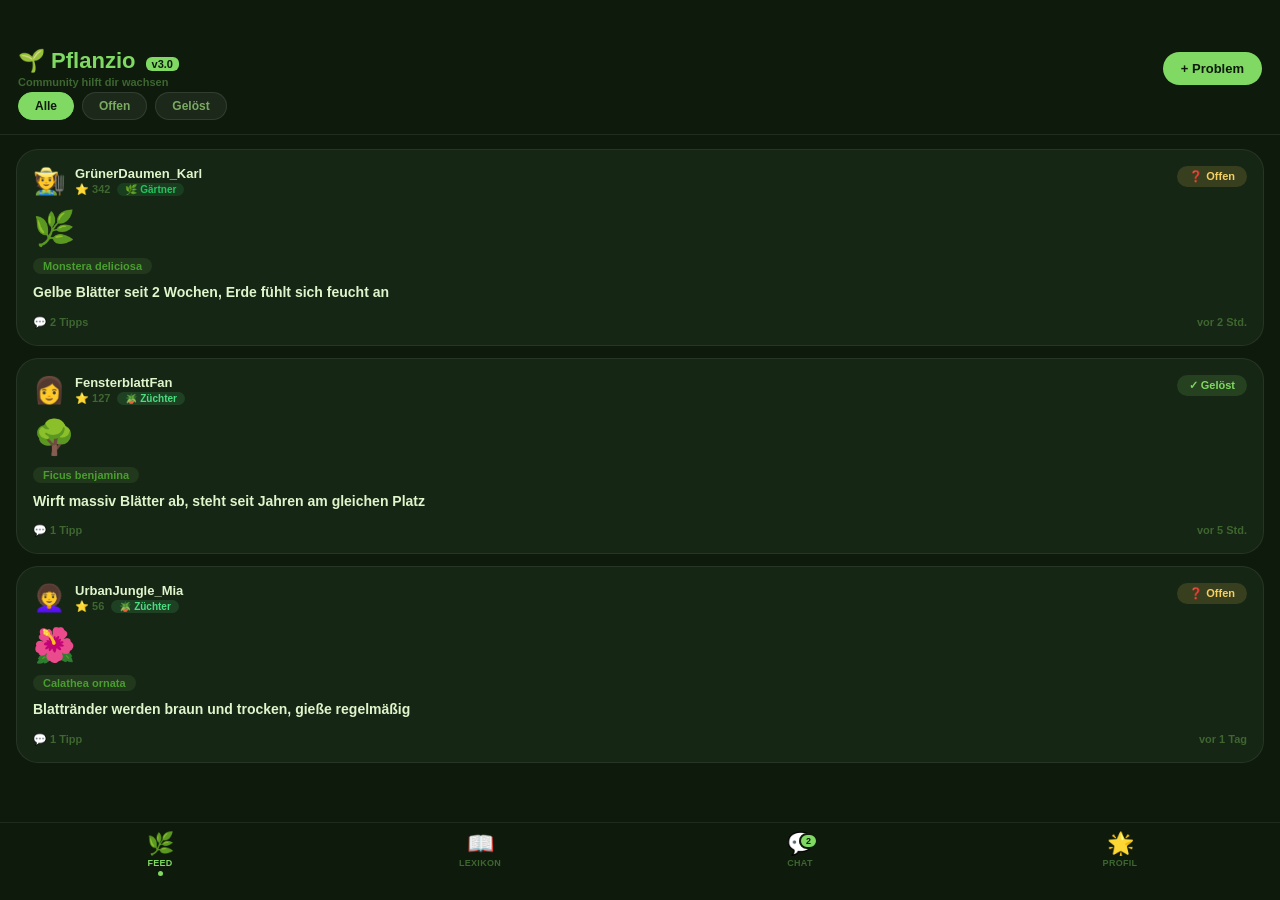
<file: index.html>
<!DOCTYPE html>
<html lang="de">
<head>
  <meta charset="UTF-8">
  <meta name="viewport" content="width=device-width, initial-scale=1.0, maximum-scale=1.0, user-scalable=no">
  <title>Pflanzio</title>
  <link rel="manifest" href="manifest.json">
  <meta name="theme-color" content="#0e1b0c">
  <meta name="apple-mobile-web-app-capable" content="yes">
  <meta name="apple-mobile-web-app-status-bar-style" content="black-translucent">
  <meta name="apple-mobile-web-app-title" content="Pflanzio">
  <link rel="stylesheet" href="style.css">
</head>
<body>
  <div id="screen"></div>
  <nav class="bnav" id="nav"></nav>
  <div class="toast" id="toast"></div>
  <script src="data.js"></script>
  <script src="app.js"></script>
</body>
</html>
</file>
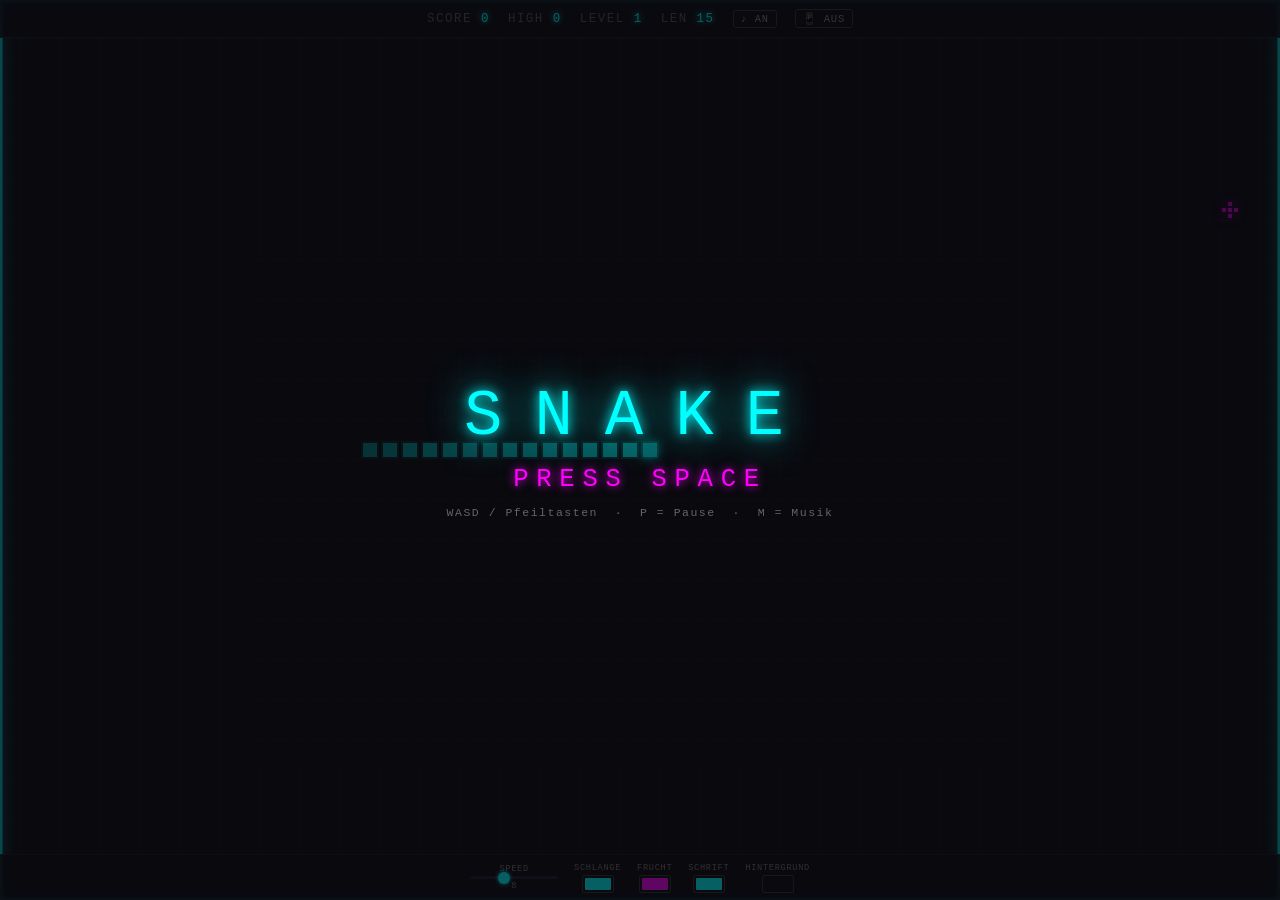
<file: snake/index.html>
<!DOCTYPE html>
<html lang="de">

<head>
  <meta charset="UTF-8">
  <meta name="viewport" content="width=device-width, initial-scale=1.0, user-scalable=no">
  <title>SNAKE</title>
  <style>
    :root {
      --accent: #00ffff;
      --bg: #0a0a0f;
    }

    * {
      margin: 0;
      padding: 0;
      box-sizing: border-box;
      -webkit-tap-highlight-color: transparent;
    }

    html,
    body {
      width: 100%;
      height: 100%;
      overflow: hidden;
      background: var(--bg);
      touch-action: none;
    }

    #canvas {
      position: fixed;
      top: 0;
      left: 0;
      display: block;
      image-rendering: pixelated;
    }

    /* ── HUD ────────────────────────────────────────────────────── */
    #hud {
      position: fixed;
      top: 0;
      left: 0;
      right: 0;
      z-index: 10;
      display: flex;
      justify-content: center;
      align-items: center;
      gap: 18px;
      height: 38px;
      padding: 0 16px;
      background: rgba(10, 10, 15, 0.88);
      border-bottom: 1px solid rgba(0, 255, 255, 0.12);
      font-family: 'Courier New', monospace;
      font-size: 0.78rem;
      letter-spacing: 0.12em;
      transition: opacity 0.35s ease, transform 0.35s ease;
    }

    #hud.chrome-hidden {
      opacity: 0;
      transform: translateY(-100%);
      pointer-events: none;
    }

    #hud label {
      color: #555;
    }

    #hud .val {
      color: var(--accent);
      text-shadow: 0 0 6px var(--accent);
    }

    #boostHud {
      display: none;
      align-items: center;
      gap: 5px;
    }

    #boostBar {
      width: 64px;
      height: 5px;
      background: #1a1a2e;
      border-radius: 3px;
      overflow: hidden;
    }

    #boostBarFill {
      height: 100%;
      background: #ffee00;
      box-shadow: 0 0 5px #ffee00;
      border-radius: 3px;
    }

    .hud-btn {
      font-family: 'Courier New', monospace;
      font-size: 0.65rem;
      letter-spacing: 0.08em;
      background: none;
      border: 1px solid #333;
      border-radius: 3px;
      padding: 2px 7px;
      color: #888;
      cursor: pointer;
    }

    .hud-btn:hover {
      color: var(--accent);
      border-color: var(--accent);
    }

    .hud-btn.active {
      color: var(--accent);
      border-color: var(--accent);
      text-shadow: 0 0 5px var(--accent);
    }

    /* ── Overlay ────────────────────────────────────────────────── */
    #overlay {
      position: fixed;
      inset: 0;
      z-index: 20;
      display: flex;
      flex-direction: column;
      align-items: center;
      justify-content: center;
      gap: 12px;
      pointer-events: none;
      background: rgba(10, 10, 15, 0.65);
      font-family: 'Courier New', monospace;
    }

    #overlayTitle {
      font-size: clamp(2rem, 7vw, 4rem);
      letter-spacing: 0.5em;
      color: var(--accent);
      text-shadow: 0 0 12px var(--accent), 0 0 40px var(--accent);
    }

    #msg {
      font-size: clamp(1rem, 4vw, 1.6rem);
      letter-spacing: 0.3em;
      color: #f0f;
      text-shadow: 0 0 10px #f0f;
    }

    #sub {
      font-size: 0.72rem;
      color: #666;
      letter-spacing: 0.13em;
      text-align: center;
      padding: 0 16px;
    }

    /* ── Joystick ───────────────────────────────────────────────── */
    #joystick {
      position: fixed;
      z-index: 15;
      display: none;
      /* shown when mobileMode */
      align-items: center;
      justify-content: center;
    }

    #joy-base {
      position: relative;
      width: 140px;
      height: 140px;
      border-radius: 50%;
      background: rgba(0, 255, 255, 0.04);
      border: 2px solid rgba(0, 255, 255, 0.25);
      box-shadow: 0 0 18px rgba(0, 255, 255, 0.08);
    }

    #joy-thumb {
      position: absolute;
      width: 52px;
      height: 52px;
      border-radius: 50%;
      background: radial-gradient(circle at 40% 35%, rgba(0, 255, 255, 0.6), rgba(0, 255, 255, 0.15));
      border: 2px solid rgba(0, 255, 255, 0.8);
      box-shadow: 0 0 14px rgba(0, 255, 255, 0.5), inset 0 0 8px rgba(0, 255, 255, 0.2);
      top: 50%;
      left: 50%;
      transform: translate(-50%, -50%);
      pointer-events: none;
    }

    /* faint cardinal hints */
    .joy-hint {
      position: absolute;
      color: rgba(0, 255, 255, 0.25);
      font-size: 0.7rem;
      line-height: 1;
      pointer-events: none;
      user-select: none;
    }

    .joy-n {
      top: 6px;
      left: 50%;
      transform: translateX(-50%);
    }

    .joy-s {
      bottom: 6px;
      left: 50%;
      transform: translateX(-50%);
    }

    .joy-w {
      left: 6px;
      top: 50%;
      transform: translateY(-50%);
    }

    .joy-e {
      right: 6px;
      top: 50%;
      transform: translateY(-50%);
    }

    /* ── Controls bar ───────────────────────────────────────────── */
    #controls {
      position: fixed;
      bottom: 0;
      left: 0;
      right: 0;
      z-index: 10;
      display: flex;
      justify-content: center;
      align-items: center;
      gap: 16px;
      height: 46px;
      padding: 0 12px;
      background: rgba(10, 10, 15, 0.88);
      border-top: 1px solid rgba(0, 255, 255, 0.08);
      flex-wrap: wrap;
      font-family: 'Courier New', monospace;
      transition: opacity 0.35s ease, transform 0.35s ease;
    }

    #controls.chrome-hidden {
      opacity: 0;
      transform: translateY(100%);
      pointer-events: none;
    }

    .ctrl {
      display: flex;
      flex-direction: column;
      align-items: center;
      gap: 2px;
      font-size: 0.54rem;
      color: #777;
      letter-spacing: 0.08em;
      text-transform: uppercase;
    }

    .ctrl input[type=range] {
      -webkit-appearance: none;
      appearance: none;
      width: 88px;
      height: 3px;
      background: #1a1a2e;
      border-radius: 2px;
      outline: none;
    }

    .ctrl input[type=range]::-webkit-slider-thumb {
      -webkit-appearance: none;
      appearance: none;
      width: 12px;
      height: 12px;
      background: var(--accent);
      border-radius: 50%;
      box-shadow: 0 0 4px var(--accent);
      cursor: pointer;
    }

    .ctrl input[type=color] {
      -webkit-appearance: none;
      appearance: none;
      width: 32px;
      height: 18px;
      border: 1px solid #333;
      background: none;
      cursor: pointer;
      padding: 0;
      border-radius: 2px;
    }

    .ctrl input[type=color]::-webkit-color-swatch-wrapper {
      padding: 2px;
    }

    .ctrl input[type=color]::-webkit-color-swatch {
      border: none;
      border-radius: 1px;
    }
  </style>
</head>

<body>

  <canvas id="canvas"></canvas>

  <div id="hud">
    <div><label>SCORE </label><span class="val" id="scoreEl">0</span></div>
    <div><label>HIGH </label><span class="val" id="highEl">0</span></div>
    <div><label>LEVEL </label><span class="val" id="levelEl">1</span></div>
    <div><label>LEN </label><span class="val" id="lenEl">0</span></div>
    <div id="boostHud">
      <label>BOOST </label>
      <div id="boostBar">
        <div id="boostBarFill" style="width:100%"></div>
      </div>
    </div>
    <button class="hud-btn" id="muteBtn">♪ AN</button>
    <button class="hud-btn" id="mobileBtn">📱 AUS</button>
  </div>

  <div id="overlay">
    <div id="overlayTitle">SNAKE</div>
    <div id="msg">PRESS SPACE</div>
    <div id="sub" style="text-align:center">WASD / Pfeiltasten &nbsp;·&nbsp; P = Pause &nbsp;·&nbsp; M = Musik</div>
  </div>

  <!-- Virtual joystick -->
  <div id="joystick">
    <div id="joy-base">
      <div id="joy-thumb"></div>
      <span class="joy-hint joy-n">▲</span>
      <span class="joy-hint joy-s">▼</span>
      <span class="joy-hint joy-w">◄</span>
      <span class="joy-hint joy-e">►</span>
    </div>
  </div>

  <div id="controls">
    <div class="ctrl">
      <label>Speed</label>
      <input type="range" id="speedCtrl" min="1" max="20" value="8">
      <span id="speedVal">8</span>
    </div>
    <div class="ctrl"><label>Schlange</label><input type="color" id="snakeColor" value="#00ffff"></div>
    <div class="ctrl"><label>Frucht</label><input type="color" id="fruitColor" value="#ff00ff"></div>
    <div class="ctrl"><label>Schrift</label><input type="color" id="fontColor" value="#00ffff"></div>
    <div class="ctrl"><label>Hintergrund</label><input type="color" id="bgColor" value="#0a0a0f"></div>
  </div>

  <script>
    // ── canvas (always full screen) ───────────────────────────────────────────
    const canvas = document.getElementById('canvas');
    const ctx = canvas.getContext('2d');
    const CELL = 20;
    const COLS = Math.floor(window.innerWidth / CELL);
    const ROWS = Math.floor(window.innerHeight / CELL);
    canvas.width = COLS * CELL;
    canvas.height = ROWS * CELL;
    canvas.style.left = ((window.innerWidth - canvas.width) / 2) + 'px';
    canvas.style.top = ((window.innerHeight - canvas.height) / 2) + 'px';

    // ── audio ─────────────────────────────────────────────────────────────────
    let audioCtx = null, masterGain = null, muted = false;

    function getAC() {
      if (!audioCtx) {
        audioCtx = new AudioContext();
        masterGain = audioCtx.createGain();
        masterGain.gain.value = 0.7;
        masterGain.connect(audioCtx.destination);
      }
      if (audioCtx.state === 'suspended') audioCtx.resume();
      return audioCtx;
    }

    function tone(freq, type, vol, dur, at) {
      const a = getAC(), t = at ?? a.currentTime;
      const o = a.createOscillator(), g = a.createGain();
      o.connect(g); g.connect(masterGain);
      o.type = type; o.frequency.value = freq;
      g.gain.setValueAtTime(vol, t);
      g.gain.exponentialRampToValueAtTime(0.001, t + dur);
      o.start(t); o.stop(t + dur + 0.01);
    }
    function sweep(f0, f1, type, vol, dur, at) {
      const a = getAC(), t = at ?? a.currentTime;
      const o = a.createOscillator(), g = a.createGain();
      o.connect(g); g.connect(masterGain);
      o.type = type;
      o.frequency.setValueAtTime(f0, t);
      o.frequency.exponentialRampToValueAtTime(f1, t + dur * 0.9);
      g.gain.setValueAtTime(vol, t);
      g.gain.exponentialRampToValueAtTime(0.001, t + dur);
      o.start(t); o.stop(t + dur + 0.01);
    }

    const playEat = () => { const t = getAC().currentTime; sweep(700, 150, 'square', 0.35, 0.07, t); sweep(500, 100, 'square', 0.22, 0.07, t + 0.055); };
    const playDeath = () => { const t = getAC().currentTime;[330, 262, 220, 147].forEach((f, i) => tone(f, 'sawtooth', 0.28, 0.2, t + i * 0.2)); };
    const playLevel = () => { const t = getAC().currentTime;[262, 330, 392, 523].forEach((f, i) => tone(f, 'square', 0.2, 0.12, t + i * 0.1)); };
    const playBoost = () => { const t = getAC().currentTime;[440, 550, 660, 880].forEach((f, i) => tone(f, 'triangle', 0.25, 0.1, t + i * 0.07)); };
    const playBreak = () => sweep(400, 60, 'sawtooth', 0.3, 0.12);

    function toggleMute() {
      muted = !muted;
      if (masterGain) masterGain.gain.value = muted ? 0 : 0.7;
      document.getElementById('muteBtn').textContent = muted ? '♪ AUS' : '♪ AN';
    }

    // ── music ─────────────────────────────────────────────────────────────────
    const STP = 60 / 130 / 2;
    const C3 = 130.81, Eb3 = 155.56, F3 = 174.61, G3 = 196, Bb3 = 233.08;
    const C4 = 261.63, Eb4 = 311.13, F4 = 349.23, G4 = 392, Bb4 = 466.16, C5 = 523.25;
    const BASS = [C3, 0, G3, 0, Bb3, 0, F3, 0, C3, 0, Eb3, 0, F3, 0, G3, 0];
    const LEAD = [0, C4, 0, Eb4, G4, 0, Bb4, 0, 0, G4, 0, F4, Eb4, 0, F4, C5];
    let musicId = null, musicStep = 0, nextBeat = 0;

    function scheduleMusicNotes() {
      if (!audioCtx) return;
      const a = getAC();
      while (nextBeat < a.currentTime + 0.3) {
        const s = musicStep % 16;
        if (BASS[s]) tone(BASS[s], 'triangle', 0.08, STP * 1.7, nextBeat);
        if (LEAD[s]) tone(LEAD[s], 'square', 0.04, STP * 0.7, nextBeat);
        nextBeat += STP; musicStep++;
      }
    }
    function startMusic() { if (musicId) return; nextBeat = getAC().currentTime + 0.05; musicId = setInterval(scheduleMusicNotes, 40); }
    function stopMusic() { clearInterval(musicId); musicId = null; }

    // ── colors / settings ─────────────────────────────────────────────────────
    let snakeHex = '#00ffff', fruitHex = '#ff00ff', accentHex = '#00ffff', bgHex = '#0a0a0f', baseSpeed = 8;

    function setAccent(h) { accentHex = h; document.documentElement.style.setProperty('--accent', h); }
    function setBg(h) { bgHex = h; document.documentElement.style.setProperty('--bg', h); }

    document.getElementById('snakeColor').addEventListener('input', e => snakeHex = e.target.value);
    document.getElementById('fruitColor').addEventListener('input', e => fruitHex = e.target.value);
    document.getElementById('fontColor').addEventListener('input', e => setAccent(e.target.value));
    document.getElementById('bgColor').addEventListener('input', e => setBg(e.target.value));
    document.getElementById('muteBtn').addEventListener('click', toggleMute);
    document.getElementById('speedCtrl').addEventListener('input', e => {
      baseSpeed = +e.target.value;
      document.getElementById('speedVal').textContent = baseSpeed;
      if (running) restartLoop();
    });

    // ── mobile toggle ─────────────────────────────────────────────────────────
    let mobileMode = (navigator.maxTouchPoints > 1 || window.innerWidth < 900);

    function applyMobileMode() {
      const btn = document.getElementById('mobileBtn');
      const joystick = document.getElementById('joystick');
      const sub = document.getElementById('sub');
      if (mobileMode) {
        joystick.style.display = 'flex';
        btn.textContent = '📱 AN';
        btn.classList.add('active');
        sub.innerHTML = 'Joystick oder Wischen &nbsp;·&nbsp; M = Musik';
        positionJoystick();
      } else {
        joystick.style.display = 'none';
        btn.textContent = '📱 AUS';
        btn.classList.remove('active');
        sub.innerHTML = 'WASD / Pfeiltasten &nbsp;·&nbsp; P = Pause &nbsp;·&nbsp; M = Musik';
      }
    }

    function positionJoystick() {
      const el = document.getElementById('joystick');
      const ctH = 46; // controls bar height
      const jsH = 140;
      el.style.bottom = (ctH + 16) + 'px';
      el.style.left = '50%';
      el.style.transform = 'translateX(-50%)';
      el.style.width = jsH + 'px';
      el.style.height = jsH + 'px';
    }

    document.getElementById('mobileBtn').addEventListener('click', () => {
      mobileMode = !mobileMode;
      applyMobileMode();
    });

    // ── game state ────────────────────────────────────────────────────────────
    function effectiveSpeed() { return Math.min(20, baseSpeed + (level - 1)); }
    function restartLoop() { clearInterval(loopId); loopId = setInterval(tick, 1000 / effectiveSpeed()); }

    let snake, dir, nextDir, fruit, walls, movingWalls, boostItem;
    let score, level, highScore = 0, running = false, paused = false;
    let boostActive = false, boostEndTime = 0;
    let wallMoveCounter = 0, levelFlashTime = -Infinity;
    let loopId;

    function rnd(n) { return Math.floor(Math.random() * n); }
    function hexRgb(h) { return `${parseInt(h.slice(1, 3), 16)},${parseInt(h.slice(3, 5), 16)},${parseInt(h.slice(5, 7), 16)}`; }

    function buildOcc({ includeFruit = true, includeBoost = true } = {}) {
      const s = new Set();
      snake.forEach(c => s.add(`${c.x},${c.y}`));
      walls.forEach(c => s.add(`${c.x},${c.y}`));
      movingWalls.forEach(g => g.cells.forEach(c => s.add(`${c.x},${c.y}`)));
      if (includeFruit && fruit) s.add(`${fruit.x},${fruit.y}`);
      if (includeBoost && boostItem) s.add(`${boostItem.x},${boostItem.y}`);
      return s;
    }
    function freeCell(occ) {
      for (let i = 0; i < 2000; i++) { const c = { x: rnd(COLS), y: rnd(ROWS) }; if (!occ.has(`${c.x},${c.y}`)) return c; }
      for (let y = 0; y < ROWS; y++)for (let x = 0; x < COLS; x++)if (!occ.has(`${x},${y}`)) return { x, y };
      return null;
    }
    function spawnFruit() { const c = freeCell(buildOcc({ includeFruit: false, includeBoost: true })); if (c) fruit = c; }
    function spawnBoostItem() { const c = freeCell(buildOcc({ includeFruit: true, includeBoost: false })); if (c) boostItem = c; }
    function spawnSegment(len, margin = 1, moving = false) {
      const horiz = Math.random() < 0.5, occ = buildOcc();
      for (let a = 0; a < 80; a++) {
        const sx = margin + rnd(COLS - margin * 2 - (horiz ? len - 1 : 0));
        const sy = margin + rnd(ROWS - margin * 2 - (horiz ? 0 : len - 1));
        const cells = Array.from({ length: len }, (_, i) => ({ x: sx + (horiz ? i : 0), y: sy + (horiz ? 0 : i) }));
        if (cells.every(c => !occ.has(`${c.x},${c.y}`))) {
          if (moving) return { cells, axis: horiz ? 'h' : 'v', dir: Math.random() < 0.5 ? 1 : -1 };
          return cells;
        }
      }
      return moving ? null : [];
    }

    function init() {
      const sx = Math.floor(COLS / 2), sy = Math.floor(ROWS / 2);
      snake = Array.from({ length: 15 }, (_, i) => ({ x: sx - i, y: sy }));
      dir = nextDir = { x: 1, y: 0 };
      walls = []; movingWalls = []; boostItem = null; fruit = null;
      score = 0; level = 1; boostActive = false; boostEndTime = 0;
      wallMoveCounter = 0; levelFlashTime = -Infinity;
      spawnFruit(); updateHud();
    }

    // ── tick ──────────────────────────────────────────────────────────────────
    function tick() {
      if (boostActive && Date.now() > boostEndTime) boostActive = false;

      wallMoveCounter++;
      const me = Math.max(2, 6 - Math.floor(level / 2));
      if (wallMoveCounter >= me) { wallMoveCounter = 0; stepMovingWalls(); if (!running) return; }

      dir = nextDir;
      const head = { x: snake[0].x + dir.x, y: snake[0].y + dir.y };

      if (head.x < 0 || head.x >= COLS || head.y < 0 || head.y >= ROWS) { die(); return; }
      if (snake.slice(0, -1).some(s => s.x === head.x && s.y === head.y)) { die(); return; }

      const wi = walls.findIndex(w => w.x === head.x && w.y === head.y);
      if (wi !== -1) { if (boostActive) { walls.splice(wi, 1); playBreak(); } else { die(); return; } }

      for (const g of movingWalls) {
        const ci = g.cells.findIndex(c => c.x === head.x && c.y === head.y);
        if (ci !== -1) { if (boostActive) { g.cells.splice(ci, 1); playBreak(); } else { die(); return; } }
      }
      movingWalls = movingWalls.filter(g => g.cells.length > 0);

      snake.unshift(head);

      if (boostItem && head.x === boostItem.x && head.y === boostItem.y) {
        boostItem = null; boostActive = true; boostEndTime = Date.now() + 5000; playBoost();
      }

      if (head.x === fruit.x && head.y === fruit.y) {
        score++; if (score > highScore) highScore = score;
        playEat(); spawnFruit();
        const we = Math.max(1, 4 - Math.floor(level / 2));
        if (score % we === 0) { const seg = spawnSegment(2 + rnd(2)); walls.push(...seg); }
        if (score % 8 === 0 && !boostItem) spawnBoostItem();
        checkLevelUp();
      } else { snake.pop(); }

      updateHud(); draw();
    }

    function stepMovingWalls() {
      const ss = new Set(walls.map(w => `${w.x},${w.y}`));
      for (const g of movingWalls) {
        const dx = g.axis === 'h' ? g.dir : 0, dy = g.axis === 'v' ? g.dir : 0;
        const next = g.cells.map(c => ({ x: c.x + dx, y: c.y + dy }));
        const other = new Set(movingWalls.filter(x => x !== g).flatMap(x => x.cells).map(c => `${c.x},${c.y}`));
        const blocked = next.some(c => c.x < 0 || c.x >= COLS || c.y < 0 || c.y >= ROWS || ss.has(`${c.x},${c.y}`) || other.has(`${c.x},${c.y}`));
        if (blocked) { g.dir *= -1; continue; }
        const snakeSet = new Set(snake.map(s => `${s.x},${s.y}`));
        const hits = next.filter(c => snakeSet.has(`${c.x},${c.y}`));
        if (hits.length) {
          if (boostActive) { g.cells = next.filter(c => !snakeSet.has(`${c.x},${c.y}`)); playBreak(); }
          else { die(); return; }
        } else { g.cells = next; }
      }
      movingWalls = movingWalls.filter(g => g.cells.length > 0);
    }

    function checkLevelUp() {
      const nl = Math.floor(score / 5) + 1; if (nl <= level) return;
      level = nl; restartLoop();
      if (movingWalls.length < 6) { const g = spawnSegment(2 + rnd(2), 2, true); if (g) movingWalls.push(g); }
      levelFlashTime = Date.now(); playLevel();
    }

    function die() {
      running = false; paused = false; clearInterval(loopId); stopMusic(); playDeath();
      if (score > highScore) highScore = score;
      updateHud();
      showOverlay('GAME OVER', `Score: ${score} &nbsp;·&nbsp; SPACE zum Neustart &nbsp;·&nbsp; P = Pause`);
    }
    function start() { init(); running = true; paused = false; restartLoop(); startMusic(); hideOverlay(); draw(); }

    function togglePause() {
      if (!running) return;
      paused = !paused;
      if (paused) {
        clearInterval(loopId);
        stopMusic();
        drawPauseOverlay();
      } else {
        restartLoop();
        startMusic();
        draw();
      }
    }

    function drawPauseOverlay() {
      ctx.save();
      ctx.fillStyle = 'rgba(0,0,0,0.55)';
      ctx.fillRect(0, 0, canvas.width, canvas.height);
      ctx.textAlign = 'center'; ctx.textBaseline = 'middle';
      ctx.font = `bold ${CELL * 3}px "Courier New",monospace`;
      ctx.fillStyle = accentHex; ctx.shadowColor = accentHex; ctx.shadowBlur = 24;
      ctx.fillText('PAUSED', canvas.width / 2, canvas.height / 2);
      ctx.font = `${CELL}px "Courier New",monospace`;
      ctx.fillStyle = '#555'; ctx.shadowBlur = 0;
      ctx.fillText('P · Weiter', canvas.width / 2, canvas.height / 2 + CELL * 3.2);
      ctx.restore();
    }

    function updateHud() {
      document.getElementById('scoreEl').textContent = score ?? 0;
      document.getElementById('highEl').textContent = highScore;
      document.getElementById('levelEl').textContent = level ?? 1;
      document.getElementById('lenEl').textContent = snake ? snake.length : 0;
    }
    function updateBoostBar() {
      const h = document.getElementById('boostHud');
      if (boostActive) {
        h.style.display = 'flex';
        document.getElementById('boostBarFill').style.width = Math.max(0, (boostEndTime - Date.now()) / 5000) * 100 + '%';
      } else { h.style.display = 'none'; }
    }
    function showChrome() {
      document.getElementById('hud').classList.remove('chrome-hidden');
      document.getElementById('controls').classList.remove('chrome-hidden');
    }
    function hideChrome() {
      document.getElementById('hud').classList.add('chrome-hidden');
      document.getElementById('controls').classList.add('chrome-hidden');
    }
    function showOverlay(msg, sub) {
      document.getElementById('msg').innerHTML = msg;
      document.getElementById('sub').innerHTML = sub;
      document.getElementById('overlay').style.display = 'flex';
      showChrome();
    }
    function hideOverlay() { document.getElementById('overlay').style.display = 'none'; hideChrome(); }

    // ── drawing ───────────────────────────────────────────────────────────────
    function draw() {
      ctx.fillStyle = bgHex; ctx.fillRect(0, 0, canvas.width, canvas.height);
      drawGrid(); drawBorder(); drawWalls(); drawMovingWalls(); drawBoostItem(); drawFruit(); drawSnake(); drawLevelFlash();
    }
    function drawBorder() {
      const rgb = hexRgb(accentHex);
      ctx.strokeStyle = `rgba(${rgb},0.7)`;
      ctx.lineWidth = 3;
      ctx.shadowColor = accentHex;
      ctx.shadowBlur = 14;
      ctx.strokeRect(1, 1, canvas.width - 2, canvas.height - 2);
      ctx.shadowBlur = 0;
    }
    function drawGrid() {
      ctx.strokeStyle = '#ffffff06'; ctx.lineWidth = 1;
      for (let x = 0; x <= COLS; x++) { ctx.beginPath(); ctx.moveTo(x * CELL, 0); ctx.lineTo(x * CELL, canvas.height); ctx.stroke(); }
      for (let y = 0; y <= ROWS; y++) { ctx.beginPath(); ctx.moveTo(0, y * CELL); ctx.lineTo(canvas.width, y * CELL); ctx.stroke(); }
    }
    function block(x, y, color, glow, alpha = 1) {
      const px = x * CELL, py = y * CELL, rgb = hexRgb(color);
      if (glow > 0) { ctx.shadowColor = `rgba(${rgb},${alpha})`; ctx.shadowBlur = glow; }
      ctx.fillStyle = `rgba(${rgb},${alpha * 0.2})`; ctx.fillRect(px + 1, py + 1, CELL - 2, CELL - 2);
      ctx.fillStyle = `rgba(${rgb},${alpha})`; ctx.fillRect(px + 3, py + 3, CELL - 6, CELL - 6);
      ctx.shadowBlur = 0;
    }
    function drawWalls() {
      walls.forEach(w => {
        block(w.x, w.y, '#ff6600', 8, 0.9);
        const px = w.x * CELL, py = w.y * CELL;
        ctx.strokeStyle = 'rgba(255,100,0,0.4)'; ctx.lineWidth = 1;
        ctx.beginPath(); ctx.moveTo(px + 3, py + 3); ctx.lineTo(px + CELL - 3, py + CELL - 3); ctx.stroke();
        ctx.beginPath(); ctx.moveTo(px + CELL - 3, py + 3); ctx.lineTo(px + 3, py + CELL - 3); ctx.stroke();
      });
    }
    function drawMovingWalls() {
      movingWalls.forEach(g => {
        g.cells.forEach(c => {
          block(c.x, c.y, '#ff0055', 12, 0.95);
          const cx = c.x * CELL + CELL / 2, cy = c.y * CELL + CELL / 2;
          const dx = g.axis === 'h' ? g.dir : 0, dy = g.axis === 'v' ? g.dir : 0;
          ctx.fillStyle = 'rgba(255,80,130,0.9)';
          ctx.beginPath(); ctx.moveTo(cx + dx * 5, cy + dy * 5); ctx.lineTo(cx - dx * 3 + dy * 3, cy - dy * 3 + dx * 3); ctx.lineTo(cx - dx * 3 - dy * 3, cy - dy * 3 - dx * 3); ctx.closePath(); ctx.fill();
        });
      });
    }
    function drawBoostItem() {
      if (!boostItem) return;
      const p = 0.65 + 0.35 * Math.sin(Date.now() / 350);
      const px = boostItem.x * CELL, py = boostItem.y * CELL, cx = px + CELL / 2, cy = py + CELL / 2;
      ctx.shadowColor = `rgba(255,238,0,${p})`; ctx.shadowBlur = 18 * p; ctx.fillStyle = `rgba(255,238,0,${p})`;
      ctx.fillRect(cx + 1, cy - 7, 4, 7); ctx.fillRect(cx - 3, cy - 1, 8, 3); ctx.fillRect(cx - 5, cy + 2, 4, 7);
      ctx.shadowBlur = 0;
    }
    function drawSnake() {
      snake.forEach((seg, i) => {
        const alpha = 0.4 + 0.6 * (1 - i / snake.length), isHead = i === 0;
        const color = boostActive ? '#ffffff' : snakeHex;
        block(seg.x, seg.y, color, isHead ? (boostActive ? 22 : 12) : 0, alpha);
        if (isHead) {
          const rgb = hexRgb(color); ctx.fillStyle = `rgba(${rgb},1)`;
          const ex = dir.x, ey = dir.y, cx = seg.x * CELL + CELL / 2, cy = seg.y * CELL + CELL / 2;
          const offs = ex !== 0 ? [{ x: ex * 4, y: -3 }, { x: ex * 4, y: 3 }] : [{ x: -3, y: ey * 4 }, { x: 3, y: ey * 4 }];
          offs.forEach(o => ctx.fillRect(cx + o.x - 1, cy + o.y - 1, 3, 3));
        }
      });
    }
    function drawFruit() {
      if (!fruit) return;
      const p = 0.7 + 0.3 * Math.sin(Date.now() / 500), rgb = hexRgb(fruitHex);
      ctx.shadowColor = `rgba(${rgb},${p})`; ctx.shadowBlur = 20 * p; ctx.fillStyle = `rgba(${rgb},${p})`;
      const px = fruit.x * CELL, py = fruit.y * CELL;
      ctx.fillRect(px + CELL / 2 - 2, py + 2, 4, 4); ctx.fillRect(px + 2, py + CELL / 2 - 2, 4, 4);
      ctx.fillRect(px + CELL / 2 - 2, py + CELL - 6, 4, 4); ctx.fillRect(px + CELL - 6, py + CELL / 2 - 2, 4, 4);
      ctx.fillRect(px + CELL / 2 - 2, py + CELL / 2 - 2, 4, 4); ctx.shadowBlur = 0;
    }
    function drawLevelFlash() {
      const e = Date.now() - levelFlashTime; if (e > 1800) return;
      const a = Math.pow(1 - e / 1800, 1.5);
      ctx.save(); ctx.globalAlpha = a; ctx.font = `bold ${CELL * 2}px Courier New`;
      ctx.textAlign = 'center'; ctx.shadowColor = accentHex; ctx.shadowBlur = 30; ctx.fillStyle = accentHex;
      ctx.fillText(`LEVEL ${level}`, canvas.width / 2, canvas.height / 2); ctx.restore();
    }

    // ── input: keyboard ───────────────────────────────────────────────────────
    function applyDir(dx, dy) { if (dx === -dir.x && dy === -dir.y) return; nextDir = { x: dx, y: dy }; }

    document.addEventListener('keydown', e => {
      if (e.code === 'Space') { if (paused) { togglePause(); return; } if (!running) start(); return; }
      if (e.code === 'KeyP') { togglePause(); return; }
      if (e.code === 'KeyM') { toggleMute(); return; }
      if (paused) return;
      const map = {
        ArrowUp: { x: 0, y: -1 }, KeyW: { x: 0, y: -1 }, ArrowDown: { x: 0, y: 1 }, KeyS: { x: 0, y: 1 },
        ArrowLeft: { x: -1, y: 0 }, KeyA: { x: -1, y: 0 }, ArrowRight: { x: 1, y: 0 }, KeyD: { x: 1, y: 0 }
      };
      const d = map[e.code]; if (!d) return;
      applyDir(d.x, d.y); e.preventDefault();
    });

    // ── input: swipe on canvas ────────────────────────────────────────────────
    let swipeTouchId = null, swipeX = 0, swipeY = 0;

    canvas.addEventListener('touchstart', e => {
      if (mobileMode) return;
      if (swipeTouchId !== null) return;
      const t = e.changedTouches[0];
      swipeTouchId = t.identifier; swipeX = t.clientX; swipeY = t.clientY;
      if (!running) start();
      e.preventDefault();
    }, { passive: false });

    canvas.addEventListener('touchend', e => {
      if (mobileMode) return;
      for (const t of e.changedTouches) {
        if (t.identifier !== swipeTouchId) continue;
        swipeTouchId = null;
        const dx = t.clientX - swipeX, dy = t.clientY - swipeY;
        if (Math.max(Math.abs(dx), Math.abs(dy)) < 40) return;
        if (Math.abs(dx) > Math.abs(dy)) applyDir(dx > 0 ? 1 : -1, 0);
        else applyDir(0, dy > 0 ? 1 : -1);
      }
      e.preventDefault();
    }, { passive: false });

    // ── input: joystick ───────────────────────────────────────────────────────
    const joyBase = document.getElementById('joy-base');
    const joyThumb = document.getElementById('joy-thumb');
    const JOY_R = 70;   // max thumb travel (px)
    const JOY_DEAD = 14;   // dead zone (px)
    let joyId = null, joyCX = 0, joyCY = 0;

    joyBase.addEventListener('touchstart', e => {
      e.preventDefault();
      e.stopPropagation();
      if (joyId !== null) return;
      const t = e.changedTouches[0];
      joyId = t.identifier;
      const r = joyBase.getBoundingClientRect();
      joyCX = r.left + r.width / 2; joyCY = r.top + r.height / 2;
      if (!running) start();
      moveThumb(t.clientX, t.clientY);
    }, { passive: false });

    document.addEventListener('touchmove', e => {
      if (joyId === null) return;
      for (const t of e.changedTouches) {
        if (t.identifier !== joyId) continue;
        e.preventDefault();
        moveThumb(t.clientX, t.clientY);
        break;
      }
    }, { passive: false });

    document.addEventListener('touchend', e => {
      for (const t of e.changedTouches) {
        if (t.identifier !== joyId) continue;
        joyId = null;
        joyThumb.style.transform = 'translate(-50%,-50%)';
        break;
      }
    }, { passive: false });

    document.addEventListener('touchcancel', e => {
      if (joyId === null) return;
      for (const t of e.changedTouches) {
        if (t.identifier !== joyId) continue;
        joyId = null; joyThumb.style.transform = 'translate(-50%,-50%)'; break;
      }
    }, { passive: false });

    function moveThumb(cx, cy) {
      let dx = cx - joyCX, dy = cy - joyCY;
      const dist = Math.hypot(dx, dy);
      if (dist > JOY_R) { dx = dx / dist * JOY_R; dy = dy / dist * JOY_R; }
      joyThumb.style.transform = `translate(calc(-50% + ${dx}px),calc(-50% + ${dy}px))`;
      if (running && dist > JOY_DEAD) {
        if (Math.abs(dx) > Math.abs(dy)) applyDir(dx > 0 ? 1 : -1, 0);
        else applyDir(0, dy > 0 ? 1 : -1);
      }
    }

    // ── boot ──────────────────────────────────────────────────────────────────
    applyMobileMode();
    init();
    draw();

    (function loop() {
      if (!running) draw();
      updateBoostBar();
      requestAnimationFrame(loop);
    })();
  </script>
</body>

</html>
</file>
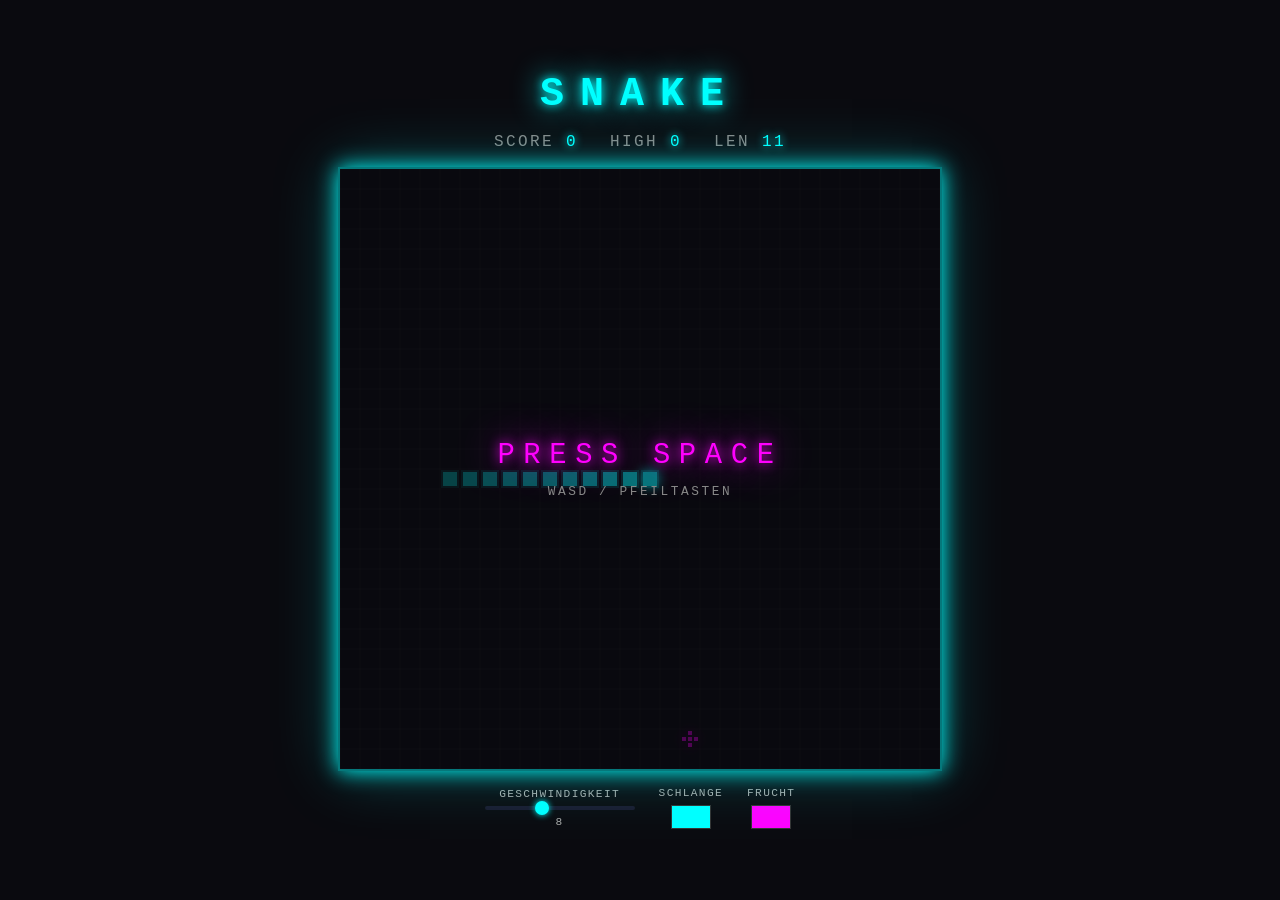
<file: snake/v1/index.html>
<!DOCTYPE html>
<html lang="de">
<head>
  <meta charset="UTF-8">
  <meta name="viewport" content="width=device-width, initial-scale=1.0">
  <title>SNAKE</title>
  <style>
    * { margin: 0; padding: 0; box-sizing: border-box; }

    body {
      background: #0a0a0f;
      color: #fff;
      font-family: 'Courier New', monospace;
      display: flex;
      flex-direction: column;
      align-items: center;
      justify-content: center;
      min-height: 100vh;
      gap: 16px;
    }

    h1 {
      font-size: 2.5rem;
      letter-spacing: 0.4em;
      color: #0ff;
      text-shadow: 0 0 10px #0ff, 0 0 30px #0ff;
    }

    #canvas {
      display: block;
      image-rendering: pixelated;
      border: 2px solid #0ff;
      box-shadow: 0 0 20px #0ff, 0 0 60px #0ff4;
    }

    #hud {
      display: flex;
      gap: 32px;
      font-size: 1rem;
      letter-spacing: 0.15em;
    }

    #hud span { color: #0ff; text-shadow: 0 0 8px #0ff; }
    #hud label { color: #888; }

    #controls {
      display: flex;
      gap: 24px;
      align-items: center;
      flex-wrap: wrap;
      justify-content: center;
    }

    .ctrl {
      display: flex;
      flex-direction: column;
      align-items: center;
      gap: 6px;
      font-size: 0.7rem;
      color: #aaa;
      letter-spacing: 0.12em;
      text-transform: uppercase;
    }

    .ctrl input[type=range] {
      -webkit-appearance: none;
      width: 150px;
      height: 4px;
      background: #1a1a2e;
      border-radius: 2px;
      outline: none;
    }
    .ctrl input[type=range]::-webkit-slider-thumb {
      -webkit-appearance: none;
      width: 14px;
      height: 14px;
      background: #0ff;
      border-radius: 50%;
      box-shadow: 0 0 6px #0ff;
      cursor: pointer;
    }

    .ctrl input[type=color] {
      -webkit-appearance: none;
      width: 40px;
      height: 24px;
      border: 1px solid #333;
      background: none;
      cursor: pointer;
      padding: 0;
    }
    .ctrl input[type=color]::-webkit-color-swatch-wrapper { padding: 0; }
    .ctrl input[type=color]::-webkit-color-swatch { border: none; }

    #overlay {
      position: absolute;
      top: 0; left: 0;
      width: 100%; height: 100%;
      display: flex;
      flex-direction: column;
      align-items: center;
      justify-content: center;
      gap: 12px;
      pointer-events: none;
      background: rgba(10,10,15,0.55);
    }

    #msg {
      font-size: 1.8rem;
      letter-spacing: 0.3em;
      color: #f0f;
      text-shadow: 0 0 12px #f0f, 0 0 40px #f0f;
    }

    #sub {
      font-size: 0.8rem;
      color: #888;
      letter-spacing: 0.2em;
    }

    #wrap {
      position: relative;
      display: inline-block;
    }
  </style>
</head>
<body>
  <h1>SNAKE</h1>

  <div id="hud">
    <div><label>SCORE </label><span id="scoreEl">0</span></div>
    <div><label>HIGH </label><span id="highEl">0</span></div>
    <div><label>LEN </label><span id="lenEl">0</span></div>
  </div>

  <div id="wrap">
    <canvas id="canvas"></canvas>
    <div id="overlay">
      <div id="msg">PRESS SPACE</div>
      <div id="sub">WASD / PFEILTASTEN</div>
    </div>
  </div>

  <div id="controls">
    <div class="ctrl">
      <label>GESCHWINDIGKEIT</label>
      <input type="range" id="speedCtrl" min="1" max="20" value="8">
      <span id="speedVal">8</span>
    </div>
    <div class="ctrl">
      <label>SCHLANGE</label>
      <input type="color" id="snakeColor" value="#00ffff">
    </div>
    <div class="ctrl">
      <label>FRUCHT</label>
      <input type="color" id="fruitColor" value="#ff00ff">
    </div>
  </div>

  <script>
    const canvas = document.getElementById('canvas');
    const ctx    = canvas.getContext('2d');
    const COLS   = 30;
    const ROWS   = 30;
    const CELL   = 20;

    canvas.width  = COLS * CELL;
    canvas.height = ROWS * CELL;

    // --- settings ---
    let snakeHex = '#00ffff';
    let fruitHex = '#ff00ff';
    let speed    = 8;

    document.getElementById('snakeColor').addEventListener('input', e => { snakeHex = e.target.value; });
    document.getElementById('fruitColor').addEventListener('input', e => { fruitHex = e.target.value; });
    document.getElementById('speedCtrl').addEventListener('input', e => {
      speed = +e.target.value;
      document.getElementById('speedVal').textContent = speed;
      if (running) { clearInterval(loop); loop = setInterval(tick, 1000 / speed); }
    });

    // --- state ---
    let snake, dir, nextDir, fruit, score, highScore = 0, running = false, dead = false;
    let loop;

    function hexToRgb(hex) {
      const r = parseInt(hex.slice(1,3),16);
      const g = parseInt(hex.slice(3,5),16);
      const b = parseInt(hex.slice(5,7),16);
      return `${r},${g},${b}`;
    }

    function init() {
      const startX = Math.floor(COLS / 2);
      const startY = Math.floor(ROWS / 2);
      snake = [];
      for (let i = 0; i <= 10; i++) snake.push({ x: startX - i, y: startY });
      dir     = { x: 1, y: 0 };
      nextDir = { x: 1, y: 0 };
      score   = 0;
      dead    = false;
      spawnFruit();
      updateHud();
    }

    function spawnFruit() {
      const occupied = new Set(snake.map(s => `${s.x},${s.y}`));
      let f;
      do { f = { x: Math.floor(Math.random()*COLS), y: Math.floor(Math.random()*ROWS) }; }
      while (occupied.has(`${f.x},${f.y}`));
      fruit = f;
    }

    function tick() {
      dir = nextDir;
      const head = { x: snake[0].x + dir.x, y: snake[0].y + dir.y };

      // wall collision
      if (head.x < 0 || head.x >= COLS || head.y < 0 || head.y >= ROWS) { die(); return; }
      // self collision (exclude tail — it moves away this tick)
      if (snake.slice(0, -1).some(s => s.x === head.x && s.y === head.y)) { die(); return; }

      snake.unshift(head);

      if (head.x === fruit.x && head.y === fruit.y) {
        score++;
        if (score > highScore) highScore = score;
        spawnFruit();
      } else {
        snake.pop();
      }

      updateHud();
      draw();
    }

    function die() {
      running = false;
      dead    = true;
      clearInterval(loop);
      showOverlay('GAME OVER', 'SPACE zum Neustart');
      if (score > highScore) highScore = score;
      updateHud();
    }

    function start() {
      init();
      running = true;
      clearInterval(loop);
      loop = setInterval(tick, 1000 / speed);
      hideOverlay();
      draw();
    }

    function updateHud() {
      document.getElementById('scoreEl').textContent = score ?? 0;
      document.getElementById('highEl').textContent  = highScore;
      document.getElementById('lenEl').textContent   = snake ? snake.length : 0;
    }

    function showOverlay(msg, sub) {
      document.getElementById('msg').textContent = msg;
      document.getElementById('sub').textContent = sub;
      document.getElementById('overlay').style.display = 'flex';
    }

    function hideOverlay() {
      document.getElementById('overlay').style.display = 'none';
    }

    // --- drawing ---
    function draw() {
      ctx.fillStyle = '#0a0a0f';
      ctx.fillRect(0, 0, canvas.width, canvas.height);

      drawGrid();
      drawFruit();
      drawSnake();
    }

    function drawGrid() {
      ctx.strokeStyle = '#ffffff08';
      ctx.lineWidth = 1;
      for (let x = 0; x <= COLS; x++) {
        ctx.beginPath(); ctx.moveTo(x*CELL, 0); ctx.lineTo(x*CELL, canvas.height); ctx.stroke();
      }
      for (let y = 0; y <= ROWS; y++) {
        ctx.beginPath(); ctx.moveTo(0, y*CELL); ctx.lineTo(canvas.width, y*CELL); ctx.stroke();
      }
    }

    function drawPixelRect(x, y, color, glow, alpha = 1) {
      const px = x * CELL;
      const py = y * CELL;
      const rgb = hexToRgb(color);

      if (glow) {
        ctx.shadowColor = `rgba(${rgb},${alpha})`;
        ctx.shadowBlur  = 12;
      }

      ctx.fillStyle = `rgba(${rgb},${alpha * 0.25})`;
      ctx.fillRect(px+1, py+1, CELL-2, CELL-2);

      ctx.fillStyle = `rgba(${rgb},${alpha})`;
      ctx.fillRect(px+3, py+3, CELL-6, CELL-6);

      ctx.shadowBlur = 0;
    }

    function drawSnake() {
      snake.forEach((seg, i) => {
        const alpha = 0.4 + 0.6 * (1 - i / snake.length);
        const isHead = i === 0;
        drawPixelRect(seg.x, seg.y, snakeHex, isHead, alpha);

        if (isHead) {
          const rgb = hexToRgb(snakeHex);
          ctx.fillStyle = `rgba(${rgb},1)`;
          // eyes based on direction
          const ex = dir.x, ey = dir.y;
          const cx = seg.x * CELL + CELL/2;
          const cy = seg.y * CELL + CELL/2;
          const eyeOffsets = ex !== 0
            ? [{ x: ex*4, y: -3 }, { x: ex*4, y: 3 }]
            : [{ x: -3, y: ey*4 }, { x: 3, y: ey*4 }];
          eyeOffsets.forEach(o => {
            ctx.fillRect(cx + o.x - 1, cy + o.y - 1, 3, 3);
          });
        }
      });
    }

    function drawFruit() {
      const rgb = hexToRgb(fruitHex);
      const t   = Date.now() / 500;
      const pulse = 0.7 + 0.3 * Math.sin(t);

      ctx.shadowColor = `rgba(${rgb},${pulse})`;
      ctx.shadowBlur  = 20 * pulse;

      ctx.fillStyle = `rgba(${rgb},${pulse})`;
      const px = fruit.x * CELL;
      const py = fruit.y * CELL;
      // pixel-art diamond shape
      ctx.fillRect(px + CELL/2 - 2, py + 2,           4, 4);
      ctx.fillRect(px + 2,          py + CELL/2 - 2,  4, 4);
      ctx.fillRect(px + CELL/2 - 2, py + CELL - 6,    4, 4);
      ctx.fillRect(px + CELL - 6,   py + CELL/2 - 2,  4, 4);
      ctx.fillRect(px + CELL/2 - 2, py + CELL/2 - 2,  4, 4);

      ctx.shadowBlur = 0;
    }

    // --- input ---
    document.addEventListener('keydown', e => {
      if (e.code === 'Space') {
        if (!running) start();
        return;
      }
      const map = {
        ArrowUp:    { x: 0, y: -1 }, KeyW: { x: 0, y: -1 },
        ArrowDown:  { x: 0, y:  1 }, KeyS: { x: 0, y:  1 },
        ArrowLeft:  { x:-1, y:  0 }, KeyA: { x:-1, y:  0 },
        ArrowRight: { x: 1, y:  0 }, KeyD: { x: 1, y:  0 },
      };
      const d = map[e.code];
      if (!d) return;
      // prevent 180° reversal
      if (d.x === -dir.x && d.y === -dir.y) return;
      nextDir = d;
      e.preventDefault();
    });

    // initial draw
    init();
    draw();

    // pulse animation for fruit before game starts
    function idleLoop() { if (!running) { draw(); } requestAnimationFrame(idleLoop); }
    idleLoop();
  </script>
</body>
</html>
</file>
<file: style.css>
* { margin:0; padding:0; box-sizing:border-box; -webkit-tap-highlight-color:transparent; }
body { font-family: -apple-system, BlinkMacSystemFont, sans-serif; background:#0e1b0c; color:#dff5cc; min-height:100vh; overflow-x:hidden; }

/* ── SCREEN ──────────────────────────────────────────────────────── */
#screen { min-height:100vh; display:flex; flex-direction:column; }

/* ── TOPBAR ──────────────────────────────────────────────────────── */
.topbar { background:#0e1b0c; border-bottom:1px solid rgba(255,255,255,0.08); padding:48px 18px 14px; flex-shrink:0; position:sticky; top:0; z-index:10; }
.topbar-row { display:flex; justify-content:space-between; align-items:center; }
.logo { font-size:22px; font-weight:900; color:#7fd962; }
.logo span { background:#7fd962; color:#0e1b0c; border-radius:6px; padding:1px 6px; font-size:11px; font-weight:900; margin-left:4px; }
.sub { font-size:11px; color:#3d6630; margin-top:2px; font-weight:700; }
.topbar-title { font-size:18px; font-weight:900; }
.btn-green { background:#7fd962; border-radius:50px; color:#0e1b0c; padding:9px 18px; font-size:13px; font-weight:900; text-decoration:none; display:inline-block; border:none; cursor:pointer; }
.btn-back { background:rgba(255,255,255,0.07); border:1px solid rgba(255,255,255,0.1); border-radius:12px; color:#dff5cc; padding:7px 14px; font-size:14px; font-weight:700; text-decoration:none; display:inline-block; margin-right:10px; border:none; cursor:pointer; }

/* ── SCROLL AREA ─────────────────────────────────────────────────── */
.scrollarea { flex:1; overflow-y:auto; padding:14px 16px 100px; display:flex; flex-direction:column; gap:12px; }

/* ── CARDS ───────────────────────────────────────────────────────── */
.card { background:#162614; border:1.5px solid rgba(255,255,255,0.07); border-radius:22px; padding:16px; text-decoration:none; color:inherit; display:block; cursor:pointer; }
.card:active { opacity:0.8; }
.pc { background:#162614; border:1.5px solid rgba(255,255,255,0.07); border-radius:22px; padding:16px; }

/* ── POST ────────────────────────────────────────────────────────── */
.post-header { display:flex; justify-content:space-between; align-items:flex-start; margin-bottom:12px; }
.user-row { display:flex; align-items:center; gap:10px; }
.av { font-size:26px; line-height:1; }
.uname { font-size:13px; font-weight:800; color:#dff5cc; }
.umeta { font-size:11px; color:#3d6630; font-weight:700; margin-top:2px; }
.rtag { display:inline-block; border-radius:8px; padding:1px 8px; font-size:10px; font-weight:800; margin-left:4px; }
.r0{background:rgba(134,239,172,0.15);color:#86efac}
.r1{background:rgba(74,222,128,0.15);color:#4ade80}
.r2{background:rgba(34,197,94,0.15);color:#22c55e}
.r3{background:rgba(74,222,128,0.12);color:#4ade80}
.r4{background:rgba(245,208,96,0.15);color:#f5d060}
.sopen { background:rgba(245,208,96,0.15); color:#f5d060; border-radius:50px; padding:4px 12px; font-size:11px; font-weight:800; white-space:nowrap; }
.ssolved { background:rgba(127,217,98,0.15); color:#7fd962; border-radius:50px; padding:4px 12px; font-size:11px; font-weight:800; white-space:nowrap; }
.pemi { font-size:34px; display:block; margin-bottom:8px; }
.ptag { background:rgba(127,217,98,0.1); color:#4a9e2f; border-radius:8px; padding:2px 10px; font-size:11px; font-weight:700; display:inline-block; margin-bottom:8px; }
.ptxt { font-size:14px; line-height:1.55; font-weight:600; color:#dff5cc; }
.cfoot { margin-top:12px; display:flex; justify-content:space-between; color:#3d6630; font-size:11px; font-weight:700; }

/* ── FEED FILTER ─────────────────────────────────────────────────── */
.filter-chips { display:flex; gap:8px; padding:4px 0 0; overflow-x:auto; scrollbar-width:none; }
.filter-chips::-webkit-scrollbar { display:none; }
.chip { background:rgba(255,255,255,0.06); border:1.5px solid rgba(255,255,255,0.1); border-radius:20px; padding:6px 16px; font-size:12px; font-weight:800; color:#7aaa62; cursor:pointer; white-space:nowrap; flex-shrink:0; }
.chip.active { background:#7fd962; color:#0e1b0c; border-color:#7fd962; }

/* ── TIPS ────────────────────────────────────────────────────────── */
.tipc { background:#162614; border:1.5px solid rgba(255,255,255,0.07); border-radius:20px; padding:14px; }
.tipc.helped { background:rgba(127,217,98,0.05); border-color:rgba(127,217,98,0.3); }
.ttext { font-size:14px; line-height:1.55; font-weight:500; color:#dff5cc; margin:10px 0 8px; }
.tvotes { font-size:11px; font-weight:700; color:#3d6630; }
.hbadge { background:rgba(127,217,98,0.2); color:#7fd962; border-radius:10px; padding:3px 10px; font-size:11px; font-weight:800; display:inline-block; margin-top:8px; }
.sh { font-size:12px; font-weight:800; color:#7aaa62; margin-bottom:10px; letter-spacing:0.3px; }

/* ── VOTE BUTTONS ────────────────────────────────────────────────── */
.vote-row { display:flex; gap:8px; align-items:center; flex-wrap:wrap; margin-top:12px; }
.vote-btn { display:inline-flex; align-items:center; gap:4px; background:rgba(255,255,255,0.06); border:1.5px solid rgba(255,255,255,0.08); border-radius:10px; padding:5px 11px; font-size:12px; font-weight:800; color:#7aaa62; cursor:pointer; }
.vote-btn.up.voted { background:rgba(127,217,98,0.15); border-color:rgba(127,217,98,0.35); color:#7fd962; }
.vote-btn.down.voted { background:rgba(248,113,113,0.12); border-color:rgba(248,113,113,0.3); color:#f87171; }
.helped-btn { display:inline-flex; align-items:center; gap:4px; background:rgba(127,217,98,0.08); border:1.5px solid rgba(127,217,98,0.2); border-radius:10px; padding:5px 12px; font-size:12px; font-weight:800; color:#7fd962; cursor:pointer; }
.helped-btn.active { background:rgba(127,217,98,0.25); border-color:rgba(127,217,98,0.5); }
.helped-btn:disabled { opacity:0.5; cursor:default; }

/* ── TIP FORM ────────────────────────────────────────────────────── */
.tip-form { background:#162614; border:1.5px solid rgba(255,255,255,0.07); border-radius:18px; padding:14px; }
.tip-form textarea { width:100%;background:#1e3318;border:1.5px solid rgba(255,255,255,0.08);border-radius:12px;padding:10px 12px;color:#dff5cc;font-size:13px;outline:none;resize:none;font-family:inherit; }
.add-tip-btn { background:#7fd962; color:#0e1b0c; border-radius:12px; padding:10px; font-size:14px; font-weight:900; border:none; cursor:pointer; width:100%; margin-top:10px; }
.add-tip-btn:disabled { opacity:0.6; cursor:default; }

/* ── KI BOX ──────────────────────────────────────────────────────── */
.ki-box { background:rgba(127,217,98,0.06); border:1.5px solid rgba(127,217,98,0.2); border-radius:16px; padding:14px; margin-top:10px; }
.ki-label { font-size:10px; font-weight:800; color:#7fd962; letter-spacing:0.5px; margin-bottom:6px; }
.ki-text { font-size:13px; font-weight:600; line-height:1.55; color:#dff5cc; }
.ki-btn { background:rgba(127,217,98,0.12); border:1.5px solid rgba(127,217,98,0.25); border-radius:10px; padding:7px 14px; font-size:12px; font-weight:800; color:#7fd962; cursor:pointer; display:inline-flex; align-items:center; gap:6px; }
.ki-btn:disabled { opacity:0.5; cursor:default; }

/* ── SPINNER ─────────────────────────────────────────────────────── */
.spinner { display:inline-block; width:14px; height:14px; border:2px solid rgba(127,217,98,0.3); border-top-color:#7fd962; border-radius:50%; animation:spin 0.7s linear infinite; }
@keyframes spin { to { transform:rotate(360deg); } }

/* ── LEXIKON ─────────────────────────────────────────────────────── */
.lexrow { background:#162614; border:1.5px solid rgba(255,255,255,0.07); border-radius:22px; padding:14px; display:flex; align-items:center; gap:14px; text-decoration:none; color:inherit; cursor:pointer; }
.lemi { font-size:38px; }
.lname { font-size:14px; font-weight:800; color:#dff5cc; }
.lcat { font-size:11px; font-weight:700; color:#3d6630; margin-top:2px; }
.ltags { display:flex; gap:8px; margin-top:7px; align-items:center; flex-wrap:wrap; }
.de{background:rgba(134,239,172,0.15);color:#86efac;border-radius:8px;padding:2px 9px;font-size:10px;font-weight:800}
.dm{background:rgba(251,191,36,0.15);color:#fbbf24;border-radius:8px;padding:2px 9px;font-size:10px;font-weight:800}
.dh{background:rgba(248,113,113,0.15);color:#f87171;border-radius:8px;padding:2px 9px;font-size:10px;font-weight:800}
.dve{background:rgba(74,222,128,0.15);color:#4ade80;border-radius:8px;padding:2px 9px;font-size:10px;font-weight:800}
.ctag { font-size:10px; font-weight:700; color:#3d6630; }
.arr { color:#3d6630; font-size:20px; margin-left:auto; }

/* ── PLANT PROFILE ───────────────────────────────────────────────── */
.g2 { display:grid; grid-template-columns:1fr 1fr; gap:10px; }
.g3 { display:grid; grid-template-columns:1fr 1fr 1fr; gap:10px; }
.ibox { background:#162614; border:1.5px solid rgba(255,255,255,0.07); border-radius:18px; padding:12px; }
.ilbl { font-size:11px; font-weight:800; color:#3d6630; margin-bottom:4px; }
.ival { font-size:13px; font-weight:700; color:#dff5cc; }
.bul { display:flex; gap:8px; margin-bottom:8px; }
.dot { color:#4a9e2f; font-size:16px; line-height:1.3; }
.btxt { font-size:13px; font-weight:600; line-height:1.45; color:#dff5cc; }
.cstrip { background:rgba(127,217,98,0.06); border:1.5px solid rgba(127,217,98,0.18); border-radius:18px; padding:13px 16px; display:flex; justify-content:space-between; }
.cstrip span { color:#7fd962; font-size:13px; font-weight:700; }
.bemi { font-size:64px; display:block; margin-bottom:10px; }

/* ── NACHRICHTEN ─────────────────────────────────────────────────── */
.dmrow { background:#162614; border:1.5px solid rgba(255,255,255,0.07); border-radius:22px; padding:14px; display:flex; align-items:center; gap:12px; text-decoration:none; color:inherit; position:relative; cursor:pointer; }
.dmname { font-size:14px; font-weight:800; color:#dff5cc; }
.dmprev { font-size:12px; font-weight:600; color:#3d6630; margin-top:2px; white-space:nowrap; overflow:hidden; text-overflow:ellipsis; }
.dmtime { position:absolute; top:14px; right:14px; font-size:10px; font-weight:700; color:#3d6630; }
.dmunread { position:absolute; bottom:14px; right:14px; background:#7fd962; color:#0e1b0c; border-radius:99px; font-size:10px; font-weight:900; padding:1px 8px; }

/* ── CHAT ────────────────────────────────────────────────────────── */
.bme { background:#7fd962; color:#0e1b0c; border-radius:18px 18px 4px 18px; padding:10px 14px; font-size:13px; font-weight:700; max-width:75%; line-height:1.5; display:inline-block; }
.bthem { background:#1e3318; color:#dff5cc; border-radius:18px 18px 18px 4px; padding:10px 14px; font-size:13px; font-weight:600; max-width:75%; line-height:1.5; display:inline-block; }
.rme { display:flex; justify-content:flex-end; margin-bottom:10px; }
.rthem { display:flex; justify-content:flex-start; margin-bottom:10px; }
.mtime { font-size:10px; font-weight:700; color:#3d6630; margin-top:3px; }

/* ── PROFIL ──────────────────────────────────────────────────────── */
.stile { background:#162614; border:1.5px solid rgba(255,255,255,0.07); border-radius:18px; padding:12px 8px; text-align:center; }
.sval { font-size:20px; font-weight:900; color:#dff5cc; }
.slbl { font-size:10px; font-weight:700; color:#3d6630; margin-top:2px; }
.prow { display:flex; align-items:center; gap:10px; margin-bottom:10px; }
.pp { color:#7fd962; font-size:14px; font-weight:900; width:65px; }
.pn { color:#f07070; font-size:14px; font-weight:900; width:65px; }
.pd { font-size:13px; font-weight:600; color:#7aaa62; }
.trow { display:flex; align-items:center; gap:10px; margin-bottom:12px; }
.tname { flex:1; font-size:13px; font-weight:700; color:#dff5cc; }
.tpts { font-size:13px; font-weight:800; color:#f5d060; }

/* ── RANGSYSTEM ──────────────────────────────────────────────────── */
.rkcard { background:#162614; border:1.5px solid rgba(255,255,255,0.07); border-radius:20px; padding:14px 16px; display:flex; align-items:center; gap:14px; }
.rkcard.cur { border-color:rgba(127,217,98,0.45); background:rgba(127,217,98,0.05); box-shadow:0 0 20px rgba(127,217,98,0.1); }
.rkico { font-size:32px; }
.rkname { font-size:15px; font-weight:800; color:#dff5cc; }
.rkreq { font-size:11px; font-weight:700; color:#3d6630; margin-top:2px; }
.rkhere { margin-left:auto; background:#7fd962; color:#0e1b0c; border-radius:10px; padding:3px 10px; font-size:10px; font-weight:900; }
.rklock { margin-left:auto; color:#3d6630; font-size:16px; }

/* ── MEINE PFLANZEN ──────────────────────────────────────────────── */
.plant-card { background:#162614; border:1.5px solid rgba(255,255,255,0.07); border-radius:20px; padding:14px 16px; display:flex; align-items:center; gap:14px; }
.plant-emi { font-size:36px; }
.plant-name { font-size:14px; font-weight:800; color:#dff5cc; }
.plant-meta { font-size:11px; font-weight:700; margin-top:3px; }
.water-ok { color:#7fd962; }
.water-soon { color:#f5d060; }
.water-due { color:#f87171; }
.water-btn { background:#7fd962; color:#0e1b0c; border-radius:10px; padding:6px 14px; font-size:12px; font-weight:900; border:none; cursor:pointer; margin-left:auto; flex-shrink:0; }
.del-btn { background:rgba(248,113,113,0.12); color:#f87171; border:none; border-radius:10px; padding:5px 11px; font-size:12px; font-weight:800; cursor:pointer; }
.plant-form { background:#162614; border:1.5px solid rgba(255,255,255,0.07); border-radius:20px; padding:16px; display:flex; flex-direction:column; gap:12px; }
.inp { width:100%;background:#1e3318;border:1.5px solid rgba(255,255,255,0.08);border-radius:12px;padding:10px 13px;color:#dff5cc;font-size:13px;outline:none;font-family:inherit; }
.inp::placeholder { color:#3d6630; }

/* ── SETTINGS ────────────────────────────────────────────────────── */
.settings-section { background:#162614; border:1.5px solid rgba(255,255,255,0.07); border-radius:20px; padding:16px; display:flex; flex-direction:column; gap:12px; }
.settings-label { font-size:11px; font-weight:800; color:#3d6630; margin-bottom:4px; }
.toggle-row { display:flex; align-items:center; justify-content:space-between; }
.toggle { position:relative; width:44px; height:24px; }
.toggle input { opacity:0; width:0; height:0; }
.slider { position:absolute; inset:0; background:rgba(255,255,255,0.1); border-radius:12px; cursor:pointer; transition:0.2s; }
.slider:before { content:''; position:absolute; width:18px; height:18px; left:3px; top:3px; background:#7aaa62; border-radius:50%; transition:0.2s; }
.toggle input:checked + .slider { background:rgba(127,217,98,0.3); }
.toggle input:checked + .slider:before { transform:translateX(20px); background:#7fd962; }
.save-btn { background:#7fd962; color:#0e1b0c; border:none; border-radius:12px; padding:11px; font-size:14px; font-weight:900; cursor:pointer; width:100%; }

/* ── PHOTO ───────────────────────────────────────────────────────── */
.photo-area { background:#1e3318; border:2px dashed rgba(127,217,98,0.2); border-radius:16px; padding:24px; text-align:center; color:#3d6630; font-size:13px; font-weight:700; cursor:pointer; }
.photo-area:hover { border-color:rgba(127,217,98,0.4); }
.photo-preview { width:100%; border-radius:14px; max-height:220px; object-fit:cover; display:block; }

/* ── TOAST ───────────────────────────────────────────────────────── */
.toast { position:fixed; bottom:88px; left:50%; transform:translateX(-50%); background:#162614; border:1.5px solid rgba(127,217,98,0.3); border-radius:14px; padding:10px 20px; font-size:13px; font-weight:700; color:#7fd962; z-index:200; opacity:0; transition:opacity 0.25s; pointer-events:none; white-space:nowrap; box-shadow:0 4px 20px rgba(0,0,0,0.5); }
.toast.show { opacity:1; }

/* ── EMPTY STATE ─────────────────────────────────────────────────── */
.empty { text-align:center; padding:40px 20px; color:#3d6630; font-size:13px; font-weight:700; }
.empty-emi { font-size:48px; margin-bottom:12px; }

/* ── BOTTOM NAV ──────────────────────────────────────────────────── */
.bnav { position:fixed; bottom:0; left:0; right:0; background:#0e1b0c; border-top:1px solid rgba(255,255,255,0.07); display:flex; padding:10px 0 24px; z-index:20; }
.ni { flex:1; display:flex; flex-direction:column; align-items:center; gap:3px; text-decoration:none; cursor:pointer; position:relative; }
.nico { font-size:22px; line-height:1; }
.nlbl { font-size:9px; font-weight:800; letter-spacing:0.3px; color:#3d6630; }
.ni.on .nlbl { color:#7fd962; }
.npip { width:5px; height:5px; border-radius:50%; background:#7fd962; display:none; }
.ni.on .npip { display:block; }
.nav-badge { position:absolute; top:0; right:calc(50% - 18px); background:#7fd962; color:#0e1b0c; font-size:9px; font-weight:900; border-radius:99px; padding:1px 5px; min-width:16px; text-align:center; border:2px solid #0e1b0c; }

/* ── MISC ────────────────────────────────────────────────────────── */
.divider-label { font-size:12px; font-weight:800; color:#7aaa62; padding:0 4px; }
.link-card { background:#162614; border:1.5px solid rgba(255,255,255,0.07); border-radius:20px; padding:14px 16px; display:flex; align-items:center; justify-content:space-between; cursor:pointer; text-decoration:none; color:inherit; }
.link-card-title { font-size:14px; font-weight:800; color:#7fd962; }
.link-card-sub { font-size:11px; font-weight:700; color:#3d6630; margin-top:2px; }
.progress-bar { background:rgba(255,255,255,0.07); border-radius:99px; height:7px; overflow:hidden; }
.progress-fill { height:100%; border-radius:99px; background:linear-gradient(90deg,#4a9e2f,#7fd962); transition:width 0.4s; }
</file>
